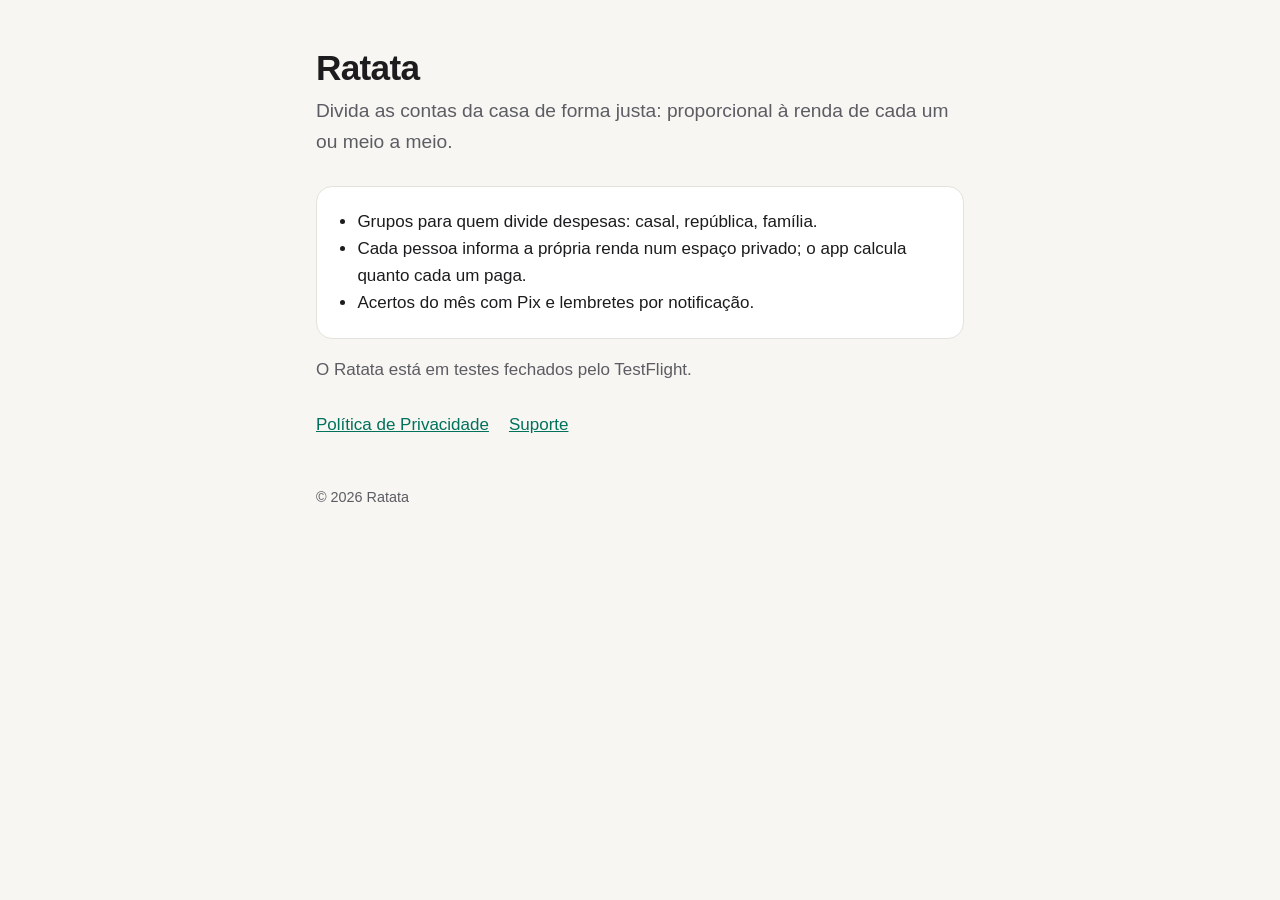
<file: index.html>
<!doctype html>
<html lang="pt-BR">
<head>
<meta charset="utf-8">
<meta name="viewport" content="width=device-width, initial-scale=1">
<title>Ratata</title>
<meta name="description" content="Divida as contas da casa de forma justa, proporcional à renda ou meio a meio.">
<link rel="stylesheet" href="style.css">
</head>
<body>
<main>
  <h1>Ratata</h1>
  <p class="lead">Divida as contas da casa de forma justa: proporcional à renda de cada um ou meio a meio.</p>
  <div class="card">
    <ul>
      <li>Grupos para quem divide despesas: casal, república, família.</li>
      <li>Cada pessoa informa a própria renda num espaço privado; o app calcula quanto cada um paga.</li>
      <li>Acertos do mês com Pix e lembretes por notificação.</li>
    </ul>
  </div>
  <p class="muted">O Ratata está em testes fechados pelo TestFlight.</p>
  <nav>
    <a href="privacidade">Política de Privacidade</a>
    <a href="mailto:vtsouza2911@gmail.com">Suporte</a>
  </nav>
  <footer>© 2026 Ratata</footer>
</main>
</body>
</html>
</file>
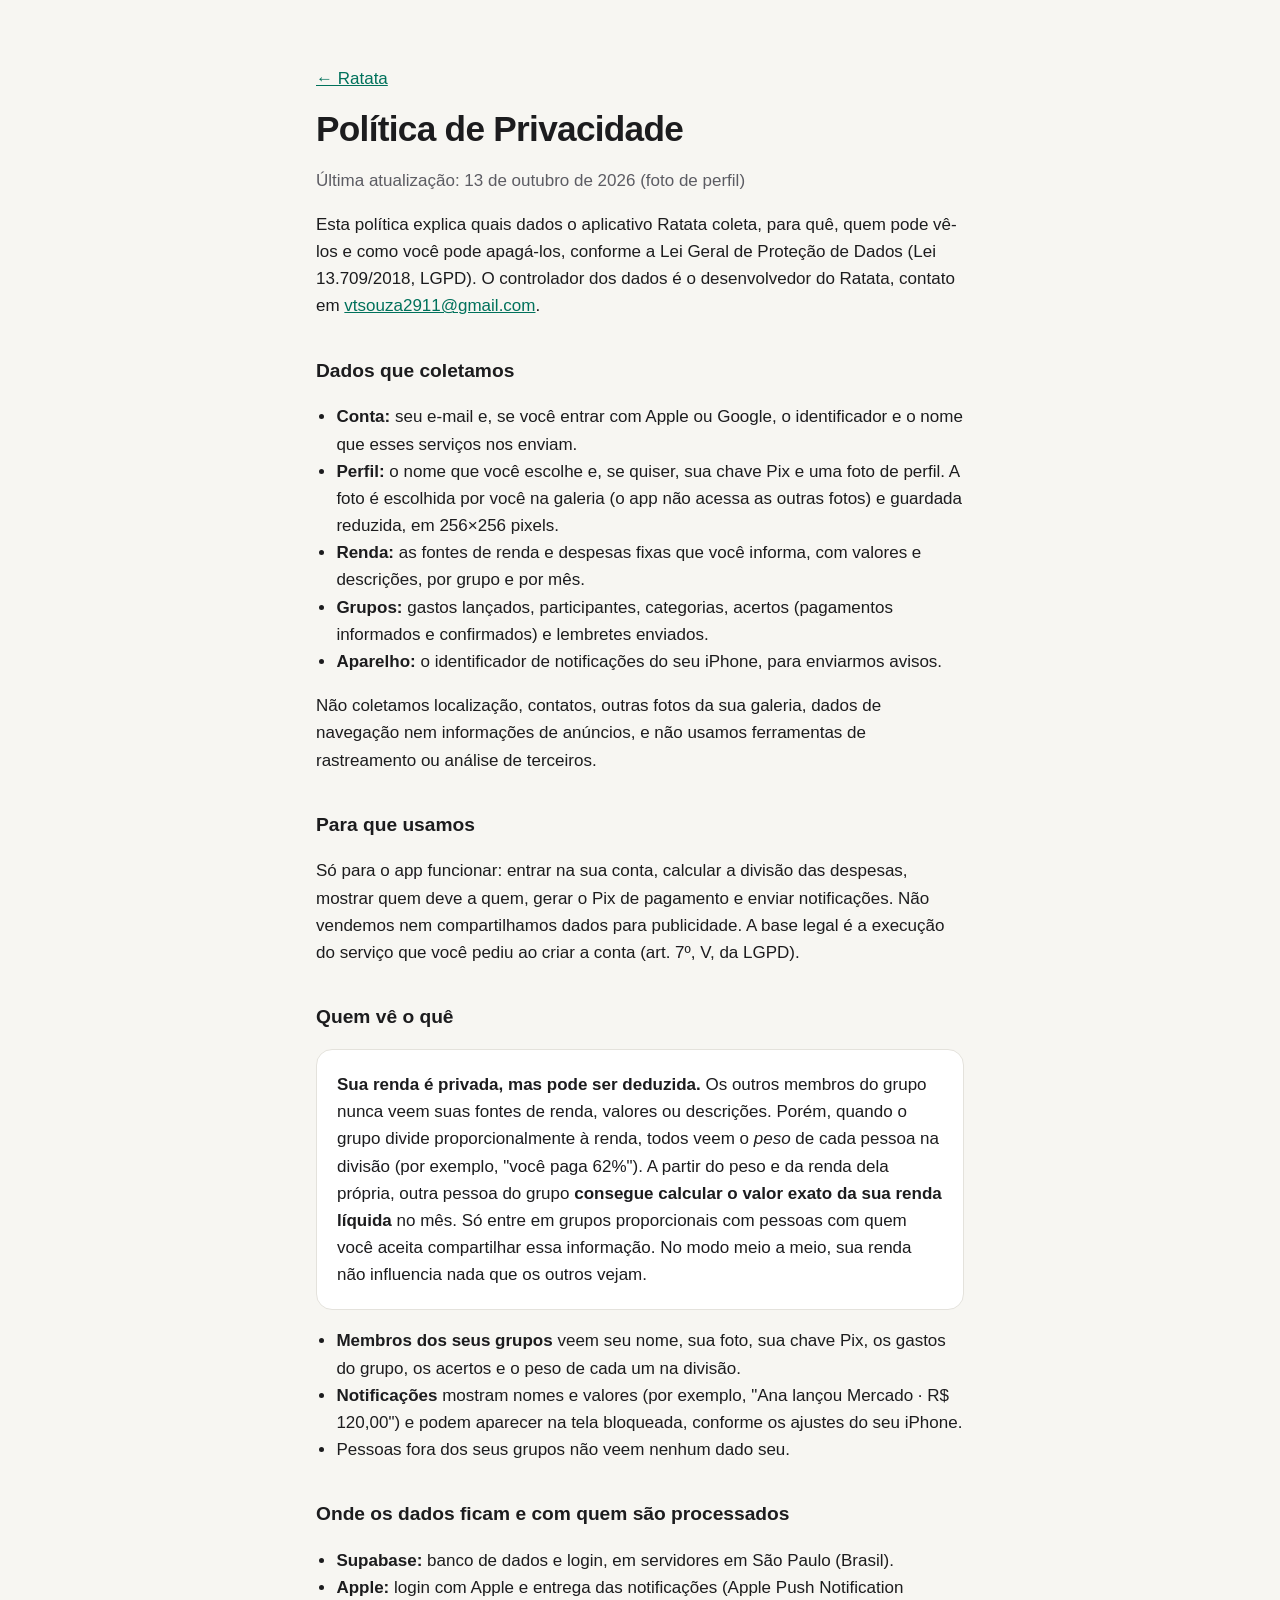
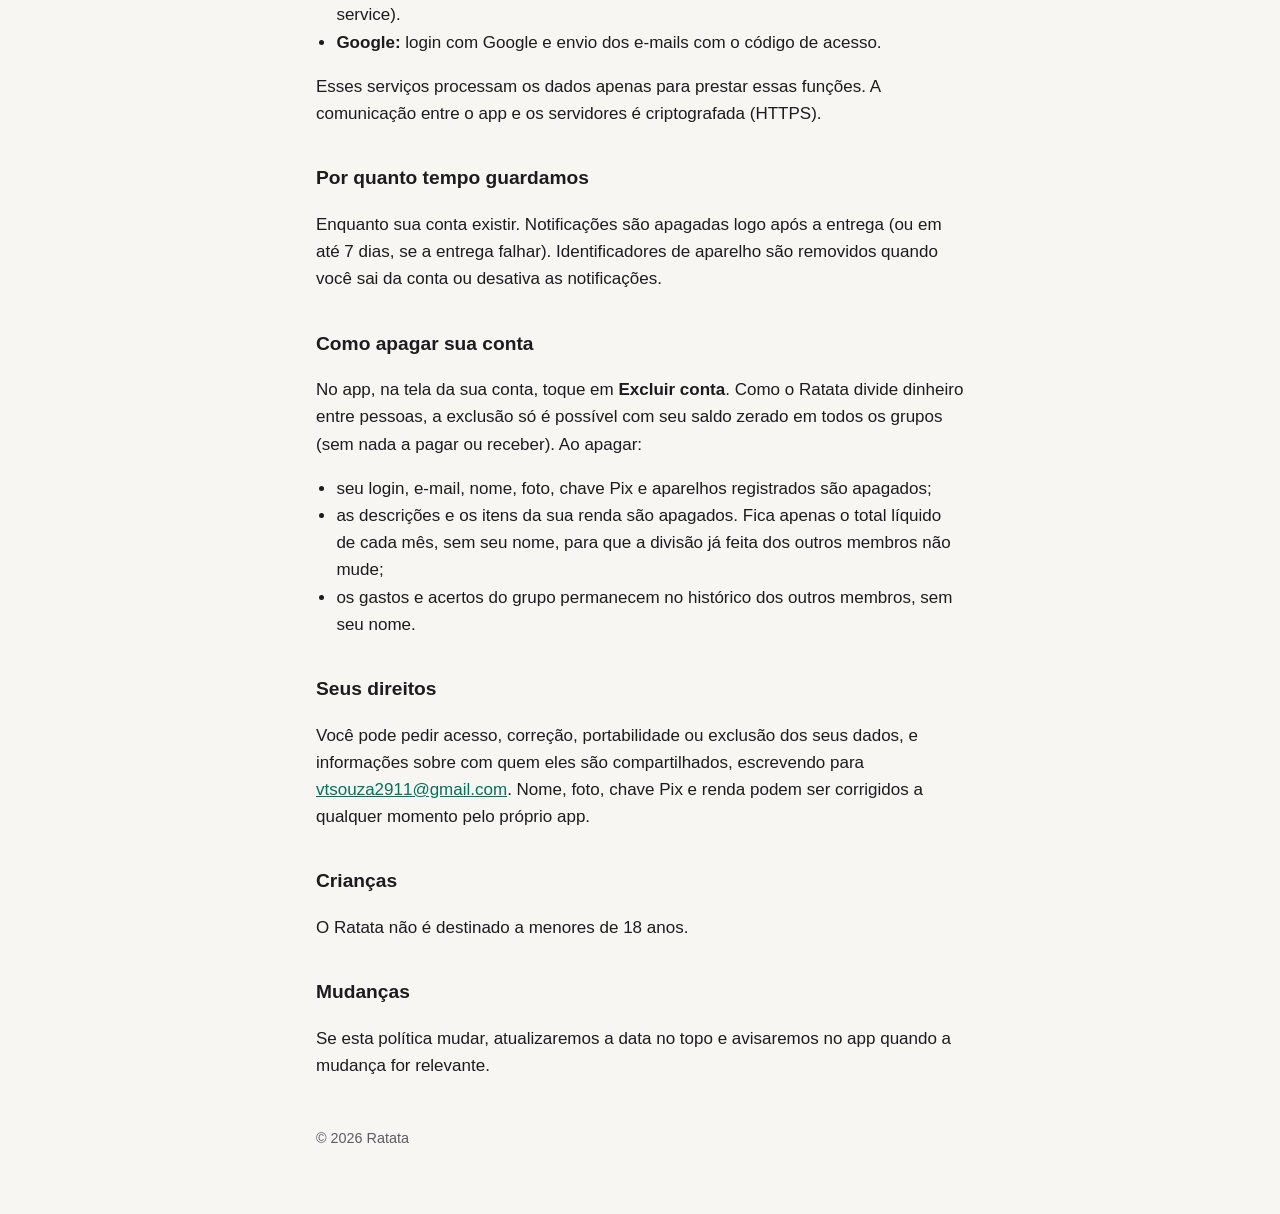
<file: privacidade.html>
<!doctype html>
<html lang="pt-BR">
<head>
<meta charset="utf-8">
<meta name="viewport" content="width=device-width, initial-scale=1">
<title>Privacidade do Ratata</title>
<meta name="description" content="Quais dados o Ratata coleta, quem vê cada um e como apagar sua conta.">
<link rel="stylesheet" href="style.css">
</head>
<body>
<main>
  <p><a href="./">← Ratata</a></p>
  <h1>Política de Privacidade</h1>
  <p class="muted">Última atualização: 13 de outubro de 2026 (foto de perfil)</p>

  <p>Esta política explica quais dados o aplicativo Ratata coleta, para quê, quem pode vê-los e como você pode
  apagá-los, conforme a Lei Geral de Proteção de Dados (Lei 13.709/2018, LGPD). O controlador dos dados é o
  desenvolvedor do Ratata, contato em <a href="mailto:vtsouza2911@gmail.com">vtsouza2911@gmail.com</a>.</p>

  <h2>Dados que coletamos</h2>
  <ul>
    <li><strong>Conta:</strong> seu e-mail e, se você entrar com Apple ou Google, o identificador e o nome que
    esses serviços nos enviam.</li>
    <li><strong>Perfil:</strong> o nome que você escolhe e, se quiser, sua chave Pix e uma foto de perfil.
    A foto é escolhida por você na galeria (o app não acessa as outras fotos) e guardada reduzida, em 256×256 pixels.</li>
    <li><strong>Renda:</strong> as fontes de renda e despesas fixas que você informa, com valores e descrições,
    por grupo e por mês.</li>
    <li><strong>Grupos:</strong> gastos lançados, participantes, categorias, acertos (pagamentos informados e
    confirmados) e lembretes enviados.</li>
    <li><strong>Aparelho:</strong> o identificador de notificações do seu iPhone, para enviarmos avisos.</li>
  </ul>
  <p>Não coletamos localização, contatos, outras fotos da sua galeria, dados de navegação nem informações de anúncios, e não usamos
  ferramentas de rastreamento ou análise de terceiros.</p>

  <h2>Para que usamos</h2>
  <p>Só para o app funcionar: entrar na sua conta, calcular a divisão das despesas, mostrar quem deve a quem,
  gerar o Pix de pagamento e enviar notificações. Não vendemos nem compartilhamos dados para publicidade.
  A base legal é a execução do serviço que você pediu ao criar a conta (art. 7º, V, da LGPD).</p>

  <h2>Quem vê o quê</h2>
  <div class="card">
    <p><strong>Sua renda é privada, mas pode ser deduzida.</strong> Os outros membros do grupo nunca veem suas
    fontes de renda, valores ou descrições. Porém, quando o grupo divide proporcionalmente à renda, todos veem o
    <em>peso</em> de cada pessoa na divisão (por exemplo, "você paga 62%"). A partir do peso e da renda dela
    própria, outra pessoa do grupo <strong>consegue calcular o valor exato da sua renda líquida</strong> no mês.
    Só entre em grupos proporcionais com pessoas com quem você aceita compartilhar essa informação. No modo meio a
    meio, sua renda não influencia nada que os outros vejam.</p>
  </div>
  <ul>
    <li><strong>Membros dos seus grupos</strong> veem seu nome, sua foto, sua chave Pix, os gastos do grupo, os acertos e
    o peso de cada um na divisão.</li>
    <li><strong>Notificações</strong> mostram nomes e valores (por exemplo, "Ana lançou Mercado · R$ 120,00") e
    podem aparecer na tela bloqueada, conforme os ajustes do seu iPhone.</li>
    <li>Pessoas fora dos seus grupos não veem nenhum dado seu.</li>
  </ul>

  <h2>Onde os dados ficam e com quem são processados</h2>
  <ul>
    <li><strong>Supabase:</strong> banco de dados e login, em servidores em São Paulo (Brasil).</li>
    <li><strong>Apple:</strong> login com Apple e entrega das notificações (Apple Push Notification service).</li>
    <li><strong>Google:</strong> login com Google e envio dos e-mails com o código de acesso.</li>
  </ul>
  <p>Esses serviços processam os dados apenas para prestar essas funções. A comunicação entre o app e os
  servidores é criptografada (HTTPS).</p>

  <h2>Por quanto tempo guardamos</h2>
  <p>Enquanto sua conta existir. Notificações são apagadas logo após a entrega (ou em até 7 dias, se a entrega
  falhar). Identificadores de aparelho são removidos quando você sai da conta ou desativa as notificações.</p>

  <h2>Como apagar sua conta</h2>
  <p>No app, na tela da sua conta, toque em <strong>Excluir conta</strong>. Como o Ratata divide dinheiro entre pessoas, a
  exclusão só é possível com seu saldo zerado em todos os grupos (sem nada a pagar ou receber). Ao apagar:</p>
  <ul>
    <li>seu login, e-mail, nome, foto, chave Pix e aparelhos registrados são apagados;</li>
    <li>as descrições e os itens da sua renda são apagados. Fica apenas o total líquido de cada mês, sem seu
    nome, para que a divisão já feita dos outros membros não mude;</li>
    <li>os gastos e acertos do grupo permanecem no histórico dos outros membros, sem seu nome.</li>
  </ul>

  <h2>Seus direitos</h2>
  <p>Você pode pedir acesso, correção, portabilidade ou exclusão dos seus dados, e informações sobre com quem
  eles são compartilhados, escrevendo para <a href="mailto:vtsouza2911@gmail.com">vtsouza2911@gmail.com</a>. Nome, foto, chave Pix
  e renda podem ser corrigidos a qualquer momento pelo próprio app.</p>

  <h2>Crianças</h2>
  <p>O Ratata não é destinado a menores de 18 anos.</p>

  <h2>Mudanças</h2>
  <p>Se esta política mudar, atualizaremos a data no topo e avisaremos no app quando a mudança for relevante.</p>

  <footer>© 2026 Ratata</footer>
</main>
</body>
</html>
</file>
<file: style.css>
:root { --bg: #f7f6f2; --fg: #1c1c1e; --muted: #5c5c63; --accent: #00715b; --card: #ffffff; --line: #e4e2dc; }
@media (prefers-color-scheme: dark) {
  :root { --bg: #111312; --fg: #f2f2f0; --muted: #a3a3a8; --accent: #3fc7a4; --card: #1b1e1d; --line: #2c302e; }
}
* { box-sizing: border-box; }
body { margin: 0; background: var(--bg); color: var(--fg); font: 17px/1.6 -apple-system, BlinkMacSystemFont, "Segoe UI", Roboto, sans-serif; }
main { max-width: 680px; margin: 0 auto; padding: 48px 16px 64px; }
h1 { font-size: 2.2rem; line-height: 1.15; margin: 0 0 8px; letter-spacing: -0.02em; }
h2 { font-size: 1.2rem; margin: 36px 0 8px; }
p, li { color: var(--fg); }
.muted { color: var(--muted); }
a { color: var(--accent); }
ul { padding-left: 1.2em; }
.card { background: var(--card); border: 1px solid var(--line); border-radius: 16px; padding: 4px 20px; margin: 16px 0; }
.lead { font-size: 1.2rem; color: var(--muted); margin: 0 0 28px; }
nav { display: flex; gap: 20px; flex-wrap: wrap; margin-top: 28px; }
footer { margin-top: 48px; font-size: 0.9rem; color: var(--muted); }
</file>
